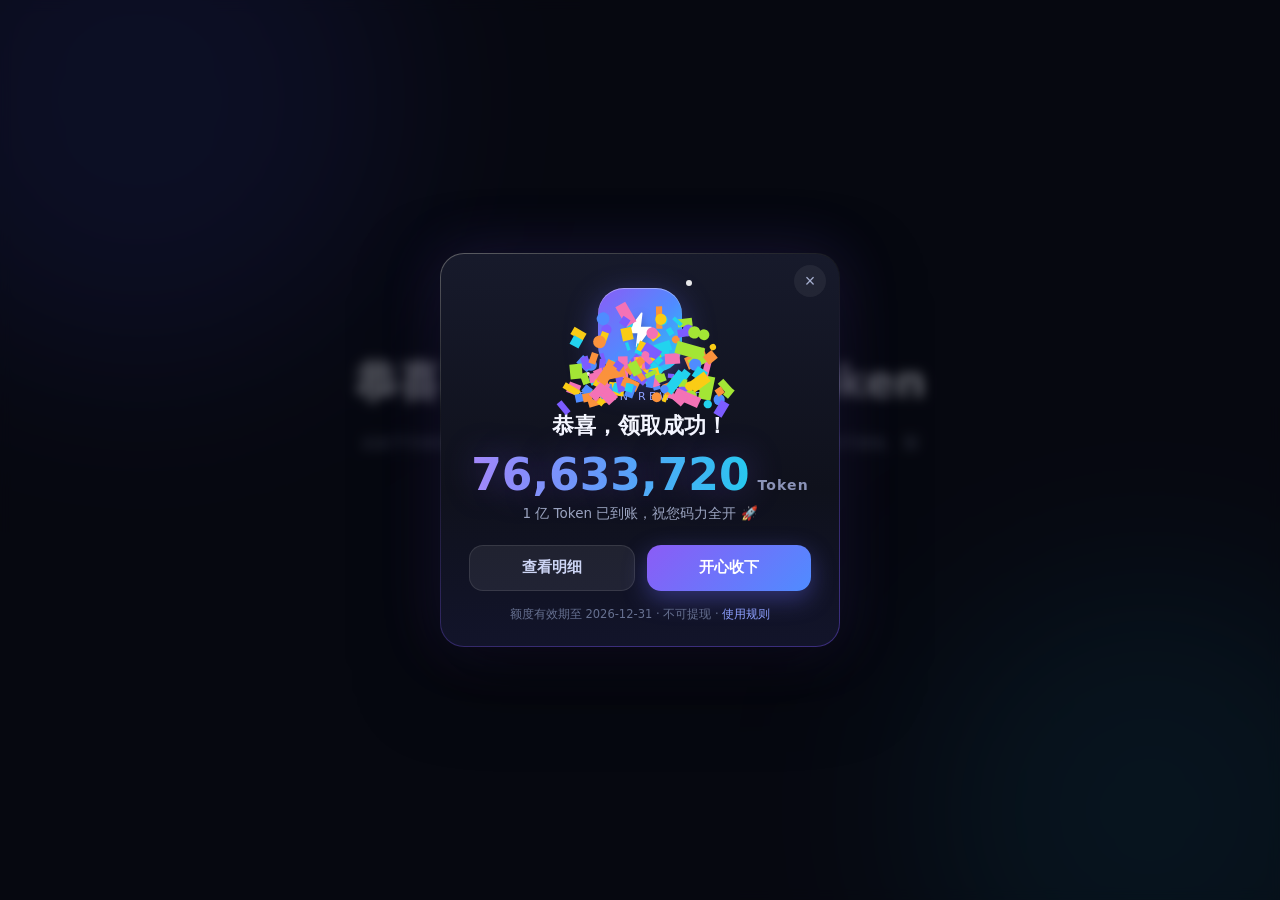
<file: index.html>
<!DOCTYPE html>
<html lang="zh-CN">
<head>
  <meta charset="UTF-8" />
  <meta name="viewport" content="width=device-width, initial-scale=1.0" />
  <title>Token 奖励卡片 · 交互演示</title>
  <link rel="stylesheet" href="css/style.css" />
</head>
<body>
  <!-- 背景装饰 -->
  <div class="bg-blob bg-blob-1"></div>
  <div class="bg-blob bg-blob-2"></div>
  <div class="bg-grid"></div>

  <!-- 演示页主区域 -->
  <main class="stage">
    <p class="stage-badge">ZCODE · 领奖体验复刻</p>
    <h1 class="stage-title">恭喜！你领取了 <span class="grad">1 亿</span> Token</h1>
    <p class="stage-desc">
      点击下方按钮，重现领取成功的弹窗卡片——支持弹窗入场动画、金额数字滚动、
      彩带喷发、3D 视差倾斜、明细展开与领取到账等交互。
    </p>
    <button class="trigger-btn" id="triggerBtn">🎁 模拟领取奖励</button>
    <p class="stage-hint">
      弹窗打开后：鼠标悬停卡片可体验 3D 视差 · 按 <kbd>Esc</kbd> 或点击遮罩可关闭
    </p>
  </main>

  <!-- 奖励弹窗卡片 -->
  <div class="overlay" id="overlay" aria-hidden="true">
    <div class="reward-card" id="rewardCard" role="dialog" aria-modal="true" aria-labelledby="cardTitle">
      <button class="close-btn" id="closeBtn" aria-label="关闭">&times;</button>
      <div class="card-tilt" id="cardTilt">
        <div class="shine"></div>

        <div class="icon-wrap">
          <svg viewBox="0 0 24 24" fill="none" aria-hidden="true">
            <path d="M13 2 L4.5 13.5 H11 L10 22 L18.5 10.5 H12 Z"
                  fill="#ffffff" stroke="#ffffff" stroke-width="1" stroke-linejoin="round"/>
          </svg>
        </div>

        <p class="card-eyebrow">TOKEN REWARD</p>
        <h2 class="card-title" id="cardTitle">恭喜，领取成功！</h2>

        <div class="amount-row">
          <span class="amount" id="amountValue">0</span>
          <span class="amount-unit">Token</span>
        </div>

        <p class="card-subtitle" id="cardSubtitle">1 亿 Token 已到账，祝您码力全开 🚀</p>

        <div class="detail" id="detailBox">
          <div class="detail-item"><span>新手专享礼包</span><b>2,000 万</b></div>
          <div class="detail-item"><span>邀请好友奖励</span><b>3,000 万</b></div>
          <div class="detail-item"><span>限时冲榜活动</span><b>5,000 万</b></div>
        </div>

        <div class="btn-row">
          <button class="btn btn-ghost" id="detailBtn">查看明细</button>
          <button class="btn btn-primary" id="claimBtn">开心收下</button>
        </div>

        <p class="card-foot">额度有效期至 2026-12-31 · 不可提现 · <a href="#" id="ruleLink">使用规则</a></p>
      </div>
    </div>
  </div>

  <!-- 彩带画布 & 轻提示 -->
  <canvas id="confetti"></canvas>
  <div class="toast" id="toast"></div>

  <script src="js/main.js"></script>
</body>
</html>
</file>
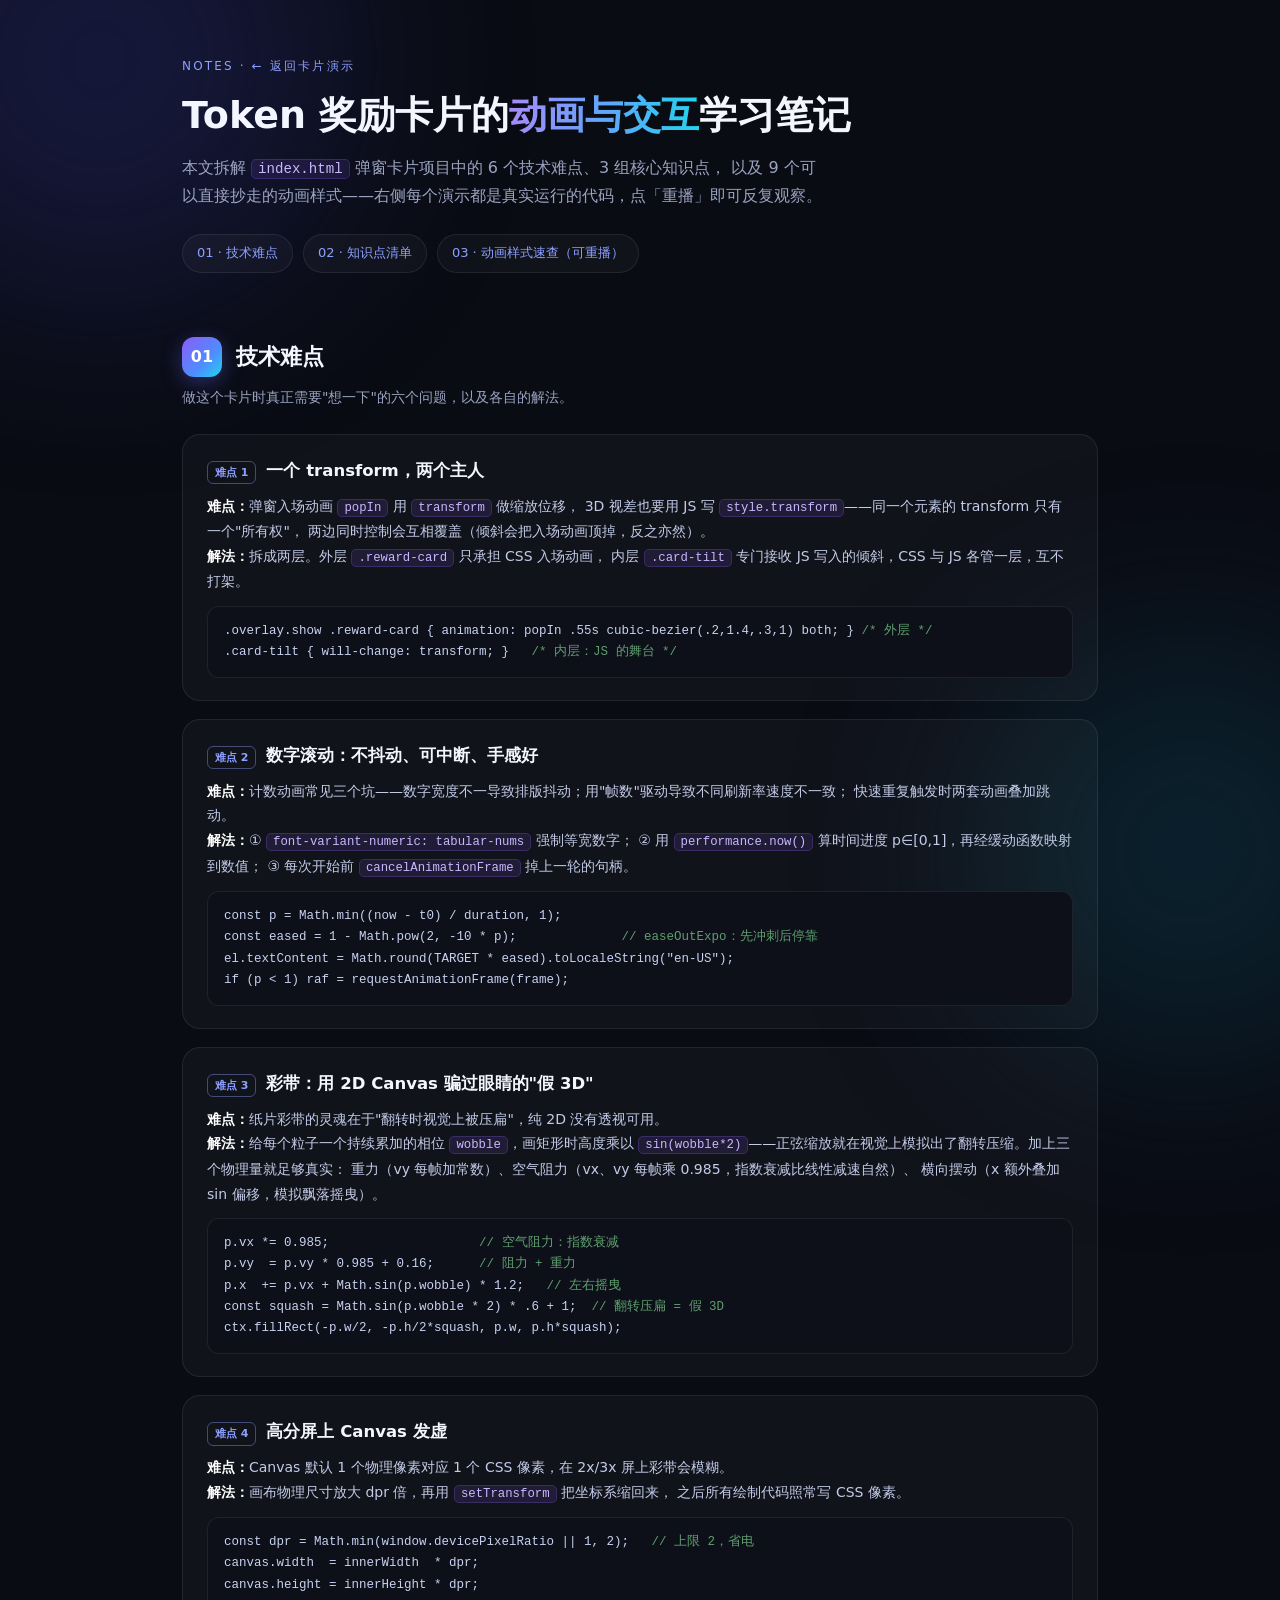
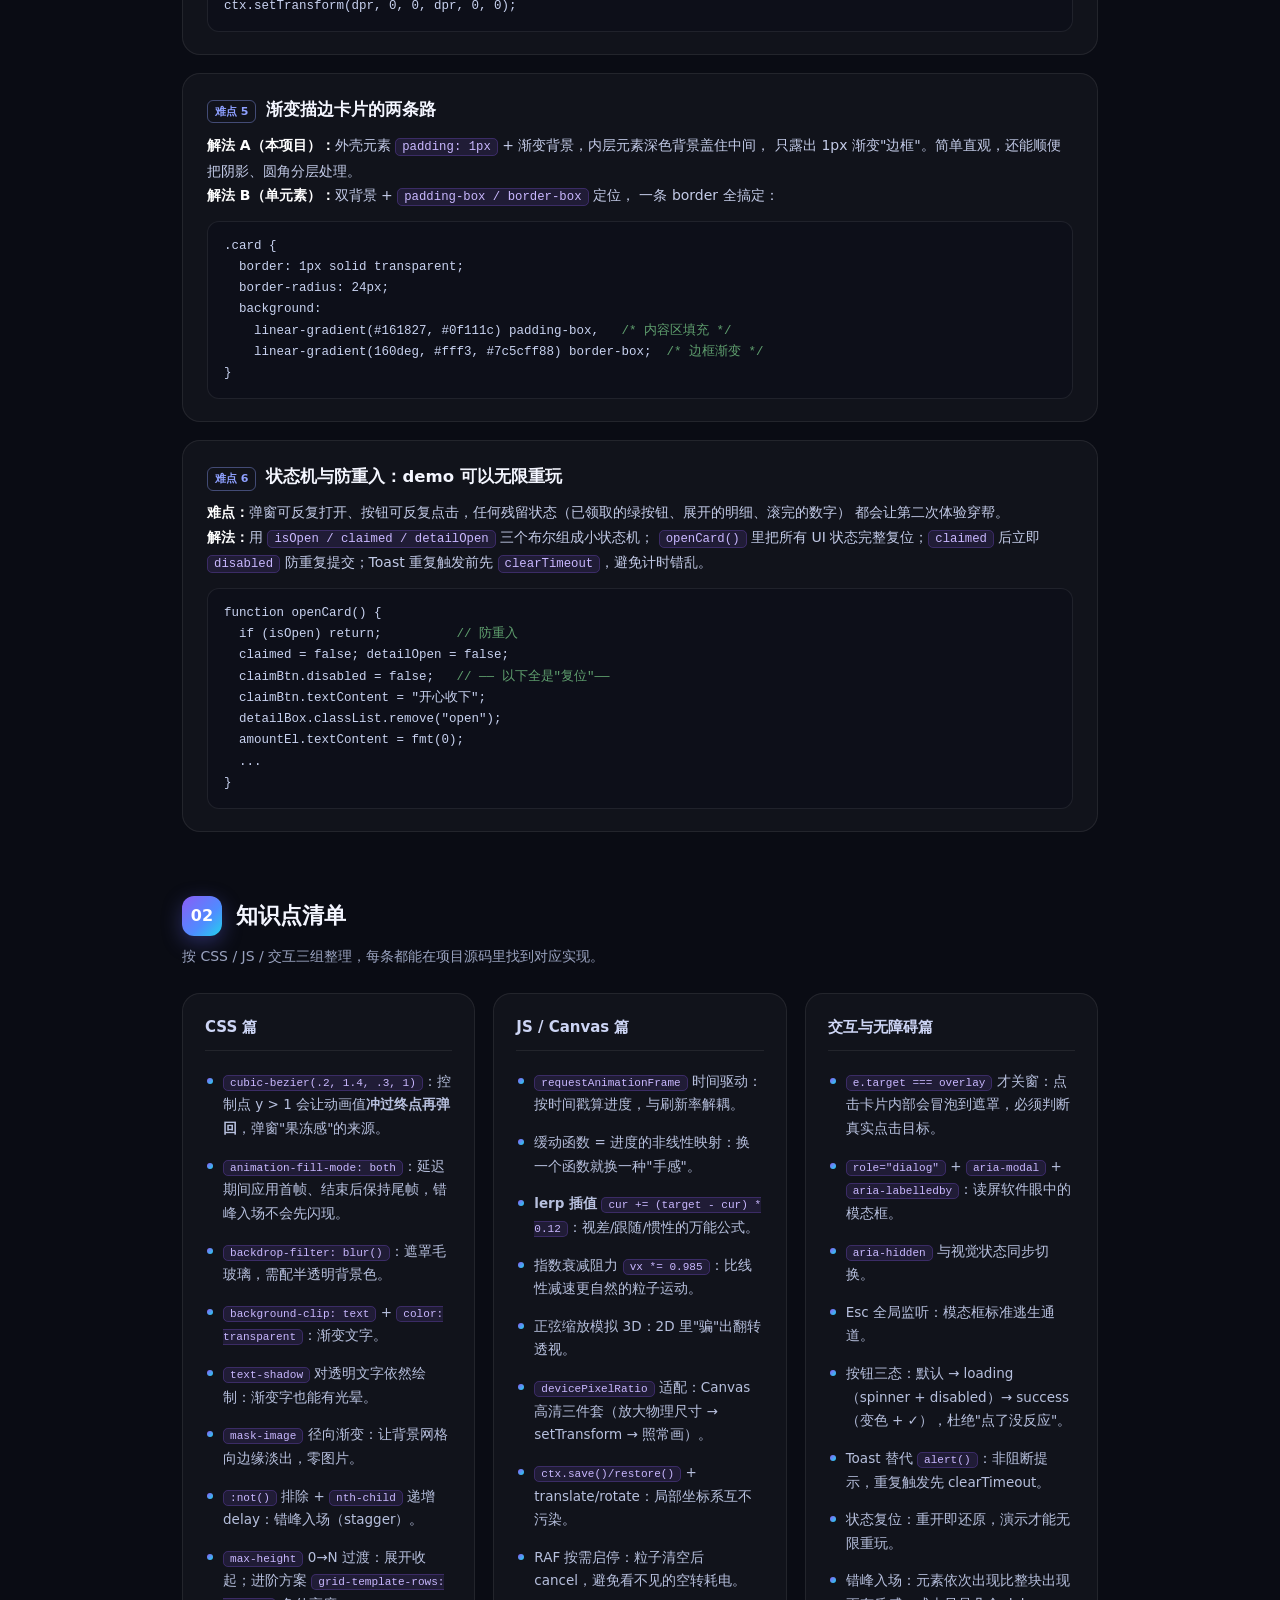
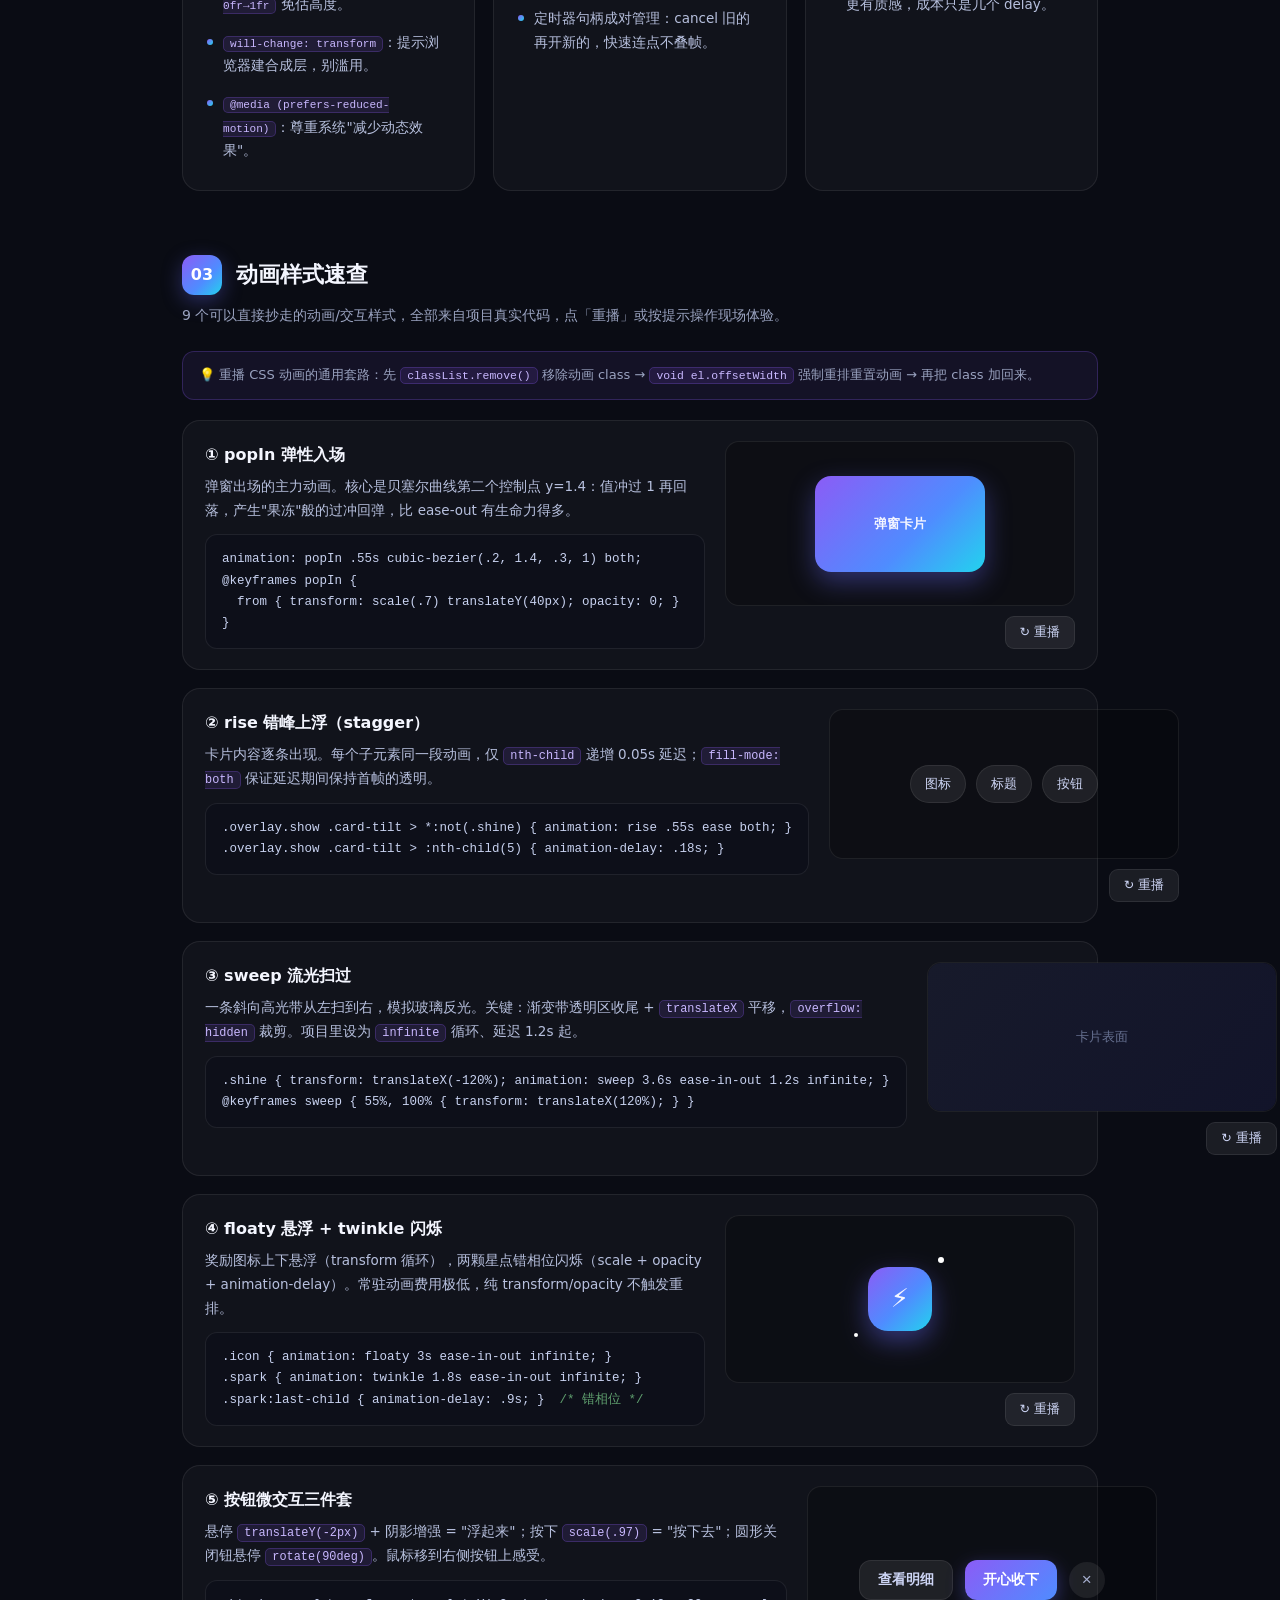
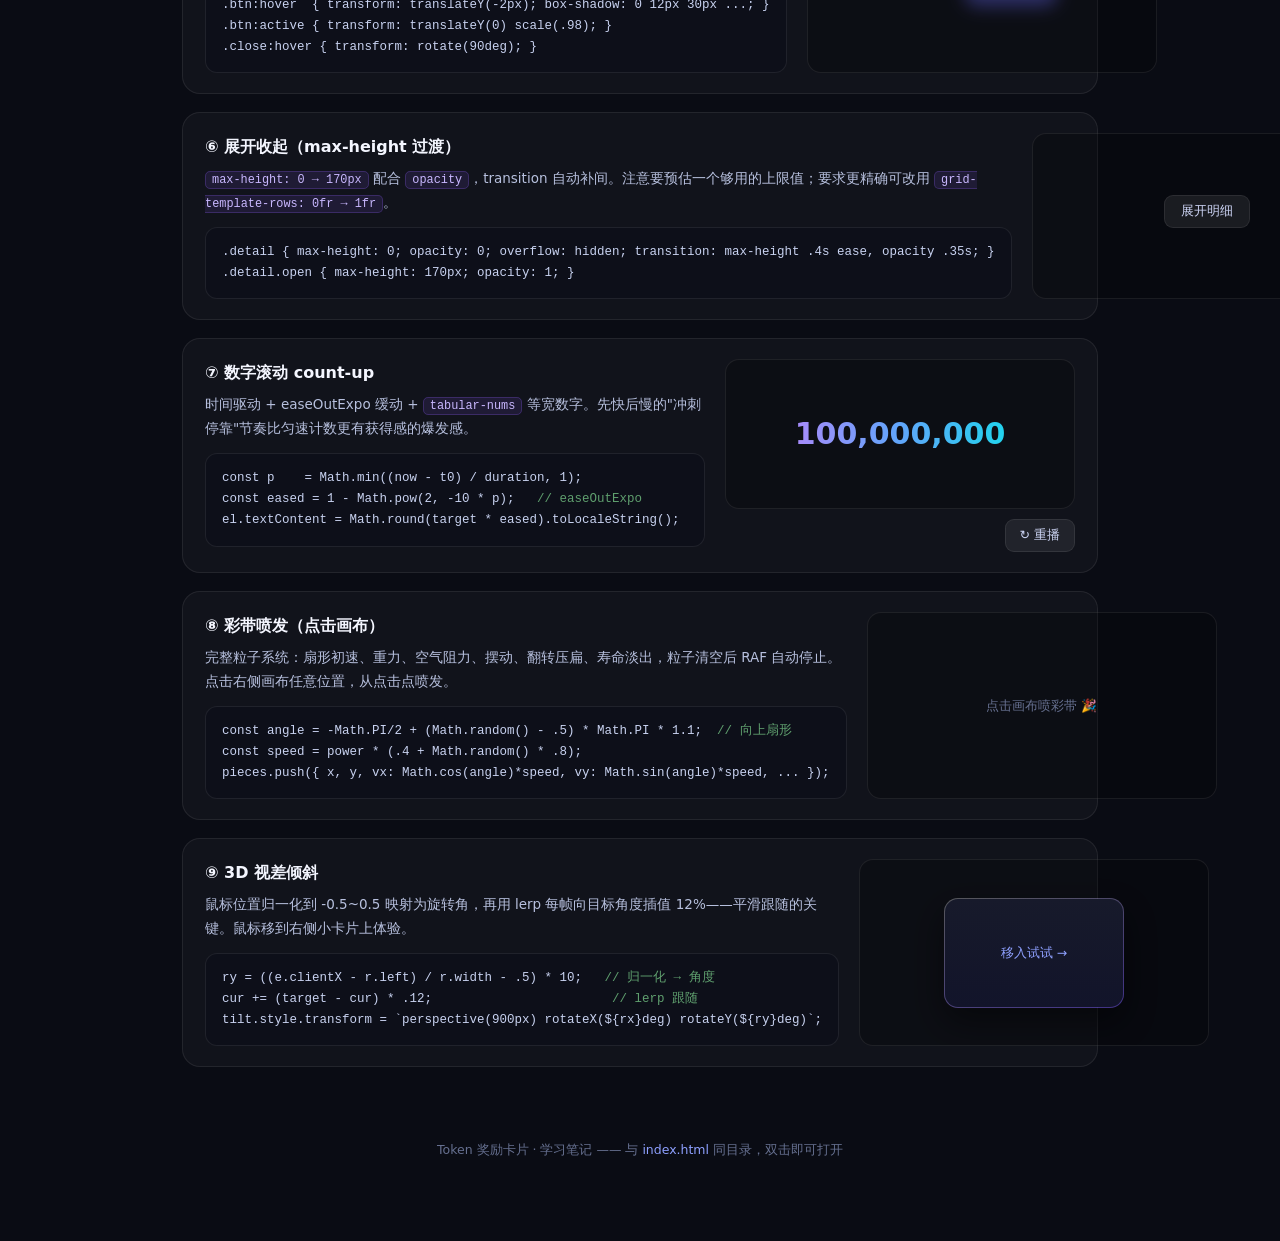
<file: notes.html>
<!DOCTYPE html>
<html lang="zh-CN">
<head>
<meta charset="UTF-8">
<meta name="viewport" content="width=device-width, initial-scale=1.0">
<title>学习笔记 · Token 奖励卡片的动画与交互</title>
<style>
  /* ============ 基础 ============ */
  :root {
    --bg: #0a0c14;
    --text: #f4f6ff;
    --muted: #9aa3c0;
    --line: rgba(255, 255, 255, .08);
    --panel: rgba(255, 255, 255, .03);
    --grad-1: #8b5cf6;
    --grad-2: #4f8cff;
    --grad-3: #22d3ee;
  }
  * { box-sizing: border-box; margin: 0; padding: 0; }
  html { scroll-behavior: smooth; }
  body {
    font-family: "PingFang SC", "Microsoft YaHei", "Segoe UI", system-ui, sans-serif;
    background: var(--bg);
    color: var(--text);
    line-height: 1.75;
    overflow-x: hidden;
  }
  a { color: #8ea0ff; text-decoration: none; }
  a:hover { text-decoration: underline; }
  code {
    font-family: Consolas, "JetBrains Mono", "Courier New", monospace;
    font-size: .88em;
    background: rgba(139, 92, 246, .12);
    border: 1px solid rgba(139, 92, 246, .25);
    border-radius: 5px;
    padding: 1px 6px;
    color: #c9b8ff;
  }
  pre {
    background: #0d0f19;
    border: 1px solid var(--line);
    border-radius: 12px;
    padding: 14px 16px;
    overflow-x: auto;
    margin: 12px 0 0;
    font-size: 12.5px;
    line-height: 1.7;
    color: #c8d2f0;
  }
  pre code { all: unset; font-family: inherit; color: inherit; }
  .cm { color: #5f9f6e; } /* 注释 */

  /* ============ 背景装饰 ============ */
  .bg-blob {
    position: fixed; border-radius: 50%;
    filter: blur(100px); opacity: .35;
    pointer-events: none; z-index: 0;
  }
  .bg-blob-1 { width: 480px; height: 480px; background: #2b2f7e; top: -180px; left: -140px; }
  .bg-blob-2 { width: 420px; height: 420px; background: #0e4a5e; bottom: -160px; right: -120px; }

  /* ============ 页头 ============ */
  .wrap { position: relative; z-index: 1; max-width: 960px; margin: 0 auto; padding: 56px 22px 80px; }
  .crumb { font-size: 12px; letter-spacing: .18em; color: #8ea0ff; margin-bottom: 14px; }
  h1 { font-size: clamp(26px, 4.5vw, 38px); line-height: 1.3; margin-bottom: 14px; }
  .grad {
    background: linear-gradient(90deg, #a78bfa, #60a5fa, #22d3ee);
    -webkit-background-clip: text; background-clip: text; color: transparent;
  }
  .lede { color: var(--muted); max-width: 640px; }
  .toc {
    display: flex; flex-wrap: wrap; gap: 10px; margin-top: 24px;
  }
  .toc a {
    font-size: 13px; padding: 7px 14px; border-radius: 999px;
    border: 1px solid var(--line); background: var(--panel);
    transition: .2s;
  }
  .toc a:hover { border-color: rgba(139, 92, 246, .5); text-decoration: none; transform: translateY(-1px); }

  /* ============ 章节标题 ============ */
  section { margin-top: 64px; scroll-margin-top: 24px; }
  .sec-head { display: flex; align-items: center; gap: 14px; margin-bottom: 8px; }
  .sec-num {
    width: 40px; height: 40px; flex: none; border-radius: 12px;
    display: grid; place-items: center;
    font-weight: 700; font-size: 16px; color: #fff;
    background: linear-gradient(135deg, var(--grad-1), var(--grad-2) 60%, var(--grad-3));
    box-shadow: 0 6px 20px rgba(99, 102, 241, .35);
  }
  .sec-head h2 { font-size: 22px; }
  .sec-desc { color: var(--muted); font-size: 14px; margin-bottom: 24px; }

  /* ============ 技术难点卡片 ============ */
  .d-card {
    background: var(--panel);
    border: 1px solid var(--line);
    border-radius: 18px;
    padding: 22px 24px;
    margin-bottom: 18px;
  }
  .d-head { display: flex; align-items: baseline; gap: 10px; margin-bottom: 8px; }
  .d-tag {
    flex: none; font-size: 11px; font-weight: 700; color: #8ea0ff;
    border: 1px solid rgba(142, 160, 255, .4); border-radius: 6px; padding: 1px 7px;
  }
  .d-head h3 { font-size: 16.5px; }
  .d-card p { font-size: 14px; color: #c3cbe8; }
  .d-card p b { color: #fff; }

  /* ============ 知识点列表 ============ */
  .k-grid { display: grid; grid-template-columns: repeat(auto-fit, minmax(280px, 1fr)); gap: 18px; }
  .k-group {
    background: var(--panel); border: 1px solid var(--line);
    border-radius: 18px; padding: 20px 22px;
  }
  .k-group h3 {
    font-size: 15px; margin-bottom: 12px; padding-bottom: 10px;
    border-bottom: 1px solid var(--line); color: #cdd5f5;
  }
  .k-group ul { list-style: none; }
  .k-group li { font-size: 13.5px; color: #b7c0de; padding: 7px 0; position: relative; padding-left: 18px; }
  .k-group li::before {
    content: ""; position: absolute; left: 2px; top: 15px;
    width: 6px; height: 6px; border-radius: 50%;
    background: linear-gradient(135deg, var(--grad-1), var(--grad-3));
  }
  .k-group li code { font-size: .82em; }

  /* ============ 动画演示 ============ */
  .a-row {
    display: grid; grid-template-columns: 1fr 350px; gap: 20px; align-items: stretch;
    background: var(--panel); border: 1px solid var(--line);
    border-radius: 18px; padding: 20px 22px; margin-bottom: 18px;
  }
  .a-info h3 { font-size: 16px; margin-bottom: 6px; }
  .a-info p { font-size: 13.5px; color: #b7c0de; }
  .a-side { display: flex; flex-direction: column; gap: 10px; }
  .a-stage {
    position: relative; flex: 1; min-height: 150px;
    border-radius: 14px; overflow: hidden;
    background: rgba(0, 0, 0, .25);
    border: 1px solid var(--line);
    display: flex; align-items: center; justify-content: center;
  }
  .replay {
    align-self: flex-end;
    font-family: inherit; font-size: 12.5px; color: #cdd5f5;
    background: rgba(255, 255, 255, .07);
    border: 1px solid var(--line); border-radius: 9px;
    padding: 7px 14px; cursor: pointer; transition: .2s;
  }
  .replay:hover { background: rgba(255, 255, 255, .14); transform: translateY(-1px); }
  .replay:active { transform: scale(.97); }

  /* ① popIn */
  #popDemo { width: 170px; height: 96px; border-radius: 16px;
    background: linear-gradient(135deg, var(--grad-1), var(--grad-2) 60%, var(--grad-3));
    display: grid; place-items: center; font-size: 13px; font-weight: 600;
    box-shadow: 0 10px 26px rgba(99, 102, 241, .4); }
  #popDemo.playing { animation: popIn .55s cubic-bezier(.2, 1.4, .3, 1) both; }
  @keyframes popIn {
    from { transform: scale(.6) translateY(18px); opacity: 0; }
    to   { transform: scale(1) translateY(0);     opacity: 1; }
  }

  /* ② rise 错峰 */
  #riseDemo { gap: 10px; }
  #riseDemo .chip {
    font-size: 12.5px; color: #cdd5f5; padding: 7px 14px;
    border-radius: 999px; background: rgba(255, 255, 255, .08);
    border: 1px solid var(--line);
  }
  #riseDemo.playing .chip { animation: rise .5s cubic-bezier(.2, .9, .3, 1) both; }
  #riseDemo.playing .chip:nth-child(2) { animation-delay: .13s; }
  #riseDemo.playing .chip:nth-child(3) { animation-delay: .26s; }
  @keyframes rise {
    from { opacity: 0; transform: translateY(14px); }
    to   { opacity: 1; transform: translateY(0); }
  }

  /* ③ sweep 流光 */
  #sweepDemo .base {
    position: absolute; inset: 0;
    background: linear-gradient(135deg, #171a2b, #12142a);
    display: grid; place-items: center;
    font-size: 12.5px; color: #667090;
  }
  #sweepDemo .shine {
    position: absolute; inset: 0; transform: translateX(-130%);
    background: linear-gradient(115deg,
      transparent 30%,
      rgba(255, 255, 255, .09) 45%,
      rgba(255, 255, 255, .2) 50%,
      rgba(255, 255, 255, .09) 55%,
      transparent 70%);
  }
  #sweepDemo.playing .shine { animation: sweep 1.5s ease both; }
  @keyframes sweep {
    from { transform: translateX(-130%); }
    to   { transform: translateX(130%); }
  }

  /* ④ floaty + twinkle */
  #floatDemo .icon {
    width: 64px; height: 64px; border-radius: 20px; position: relative;
    background: linear-gradient(135deg, var(--grad-1), var(--grad-2) 55%, var(--grad-3));
    box-shadow: 0 10px 26px rgba(99, 102, 241, .45);
    display: grid; place-items: center; font-size: 26px;
    animation: floaty 2.6s ease-in-out infinite;
  }
  @keyframes floaty {
    0%, 100% { transform: translateY(0); }
    50%      { transform: translateY(-7px); }
  }
  #floatDemo .spark {
    position: absolute; width: 6px; height: 6px; border-radius: 50%;
    background: #fff; animation: twinkle 1.6s ease-in-out infinite;
  }
  #floatDemo .spark.s1 { top: -10px; right: -12px; }
  #floatDemo .spark.s2 { bottom: -6px; left: -14px; width: 4px; height: 4px; animation-delay: .8s; }
  @keyframes twinkle {
    0%, 100% { transform: scale(.4); opacity: .15; }
    50%      { transform: scale(1);  opacity: .95; }
  }

  /* ⑤ 按钮微交互 */
  #btnDemo { gap: 12px; }
  #btnDemo .btn {
    font-family: inherit; font-size: 13.5px; font-weight: 600;
    height: 40px; padding: 0 18px; border: none; border-radius: 12px;
    cursor: pointer; transition: transform .18s, box-shadow .18s;
  }
  #btnDemo .btn-ghost { background: rgba(255, 255, 255, .08); color: #cdd5f5; border: 1px solid var(--line); }
  #btnDemo .btn-ghost:hover { transform: translateY(-2px); background: rgba(255, 255, 255, .14); }
  #btnDemo .btn-primary { background: linear-gradient(135deg, var(--grad-1), var(--grad-2)); color: #fff;
    box-shadow: 0 6px 18px rgba(99, 102, 241, .4); }
  #btnDemo .btn-primary:hover { transform: translateY(-2px); box-shadow: 0 10px 26px rgba(99, 102, 241, .6); }
  #btnDemo .btn:active { transform: translateY(0) scale(.96); }
  #btnDemo .close-x {
    width: 36px; height: 36px; border-radius: 50%;
    background: rgba(255, 255, 255, .08); color: #a7b0d0;
    border: none; font-size: 17px; cursor: pointer;
    transition: transform .25s, background .2s;
  }
  #btnDemo .close-x:hover { transform: rotate(90deg); background: rgba(255, 255, 255, .16); color: #fff; }

  /* ⑥ 展开收起 */
  #expandDemo { flex-direction: column; justify-content: center; padding: 14px; gap: 10px; }
  #expandDemo .exp-btn {
    font-family: inherit; font-size: 12.5px; color: #cdd5f5;
    background: rgba(255, 255, 255, .08); border: 1px solid var(--line);
    border-radius: 9px; padding: 7px 16px; cursor: pointer;
  }
  #expandDemo .exp-panel {
    max-height: 0; overflow: hidden; opacity: 0; width: 100%;
    transition: max-height .4s ease, opacity .35s ease;
    font-size: 12.5px; color: #aab3d4;
    background: rgba(255, 255, 255, .04); border-radius: 10px;
  }
  #expandDemo .exp-panel.open { max-height: 120px; opacity: 1; }
  #expandDemo .exp-panel div {
    display: flex; justify-content: space-between; padding: 7px 12px;
  }
  #expandDemo .exp-panel div + div { border-top: 1px solid var(--line); }

  /* ⑦ 数字滚动 */
  #countDemo {
    font-size: 30px; font-weight: 800; font-variant-numeric: tabular-nums;
    background: linear-gradient(90deg, #a78bfa, #60a5fa, #22d3ee);
    -webkit-background-clip: text; background-clip: text; color: transparent;
  }

  /* ⑧ 彩带 */
  #confettiDemo { position: absolute; inset: 0; width: 100%; height: 100%; cursor: crosshair; }
  #confettiDemo + .hint {
    position: absolute; inset: 0; display: grid; place-items: center;
    font-size: 12.5px; color: #667090; pointer-events: none;
  }

  /* ⑨ 视差 */
  #tiltDemo {
    width: 180px; height: 110px; border-radius: 14px; padding: 1px;
    background: linear-gradient(160deg, rgba(255,255,255,.3), rgba(124,92,255,.5));
    box-shadow: 0 14px 34px rgba(0, 0, 0, .45);
  }
  #tiltDemo .inner {
    width: 100%; height: 100%; border-radius: 13px;
    background: linear-gradient(180deg, #171a2b, #12142a);
    display: grid; place-items: center;
    font-size: 12.5px; color: #8ea0ff; will-change: transform;
  }

  .note {
    font-size: 13px; color: #9aa3c0;
    background: rgba(139, 92, 246, .08);
    border: 1px solid rgba(139, 92, 246, .25);
    border-radius: 12px; padding: 12px 16px; margin-bottom: 20px;
  }

  footer { margin-top: 72px; text-align: center; font-size: 12.5px; color: #667090; }

  @media (max-width: 860px) {
    .a-row { grid-template-columns: 1fr; }
    .a-side { min-height: 190px; }
  }
  @media (prefers-reduced-motion: reduce) {
    *, *::before, *::after {
      animation-duration: .01ms !important;
      animation-iteration-count: 1 !important;
      transition-duration: .01ms !important;
    }
  }
</style>
</head>
<body>
  <div class="bg-blob bg-blob-1"></div>
  <div class="bg-blob bg-blob-2"></div>

  <div class="wrap">
    <header>
      <p class="crumb">NOTES · <a href="index.html">← 返回卡片演示</a></p>
      <h1>Token 奖励卡片的<span class="grad">动画与交互</span>学习笔记</h1>
      <p class="lede">
        本文拆解 <code>index.html</code> 弹窗卡片项目中的 6 个技术难点、3 组核心知识点，
        以及 9 个可以直接抄走的动画样式——右侧每个演示都是真实运行的代码，点「重播」即可反复观察。
      </p>
      <nav class="toc">
        <a href="#difficulty">01 · 技术难点</a>
        <a href="#knowledge">02 · 知识点清单</a>
        <a href="#animations">03 · 动画样式速查（可重播）</a>
      </nav>
    </header>

    <main>
      <!-- ================= 01 技术难点 ================= -->
      <section id="difficulty">
        <div class="sec-head"><span class="sec-num">01</span><h2>技术难点</h2></div>
        <p class="sec-desc">做这个卡片时真正需要"想一下"的六个问题，以及各自的解法。</p>

        <article class="d-card">
          <div class="d-head"><span class="d-tag">难点 1</span><h3>一个 transform，两个主人</h3></div>
          <p><b>难点：</b>弹窗入场动画 <code>popIn</code> 用 <code>transform</code> 做缩放位移，
            3D 视差也要用 JS 写 <code>style.transform</code>——同一个元素的 transform 只有一个"所有权"，
            两边同时控制会互相覆盖（倾斜会把入场动画顶掉，反之亦然）。</p>
          <p><b>解法：</b>拆成两层。外层 <code>.reward-card</code> 只承担 CSS 入场动画，
            内层 <code>.card-tilt</code> 专门接收 JS 写入的倾斜，CSS 与 JS 各管一层，互不打架。</p>
          <pre><code>.overlay.show .reward-card { animation: popIn .55s cubic-bezier(.2,1.4,.3,1) both; } <span class="cm">/* 外层 */</span>
.card-tilt { will-change: transform; }   <span class="cm">/* 内层：JS 的舞台 */</span></code></pre>
        </article>

        <article class="d-card">
          <div class="d-head"><span class="d-tag">难点 2</span><h3>数字滚动：不抖动、可中断、手感好</h3></div>
          <p><b>难点：</b>计数动画常见三个坑——数字宽度不一导致排版抖动；用"帧数"驱动导致不同刷新率速度不一致；
            快速重复触发时两套动画叠加跳动。</p>
          <p><b>解法：</b>① <code>font-variant-numeric: tabular-nums</code> 强制等宽数字；
            ② 用 <code>performance.now()</code> 算时间进度 p∈[0,1]，再经缓动函数映射到数值；
            ③ 每次开始前 <code>cancelAnimationFrame</code> 掉上一轮的句柄。</p>
          <pre><code>const p = Math.min((now - t0) / duration, 1);
const eased = 1 - Math.pow(2, -10 * p);              <span class="cm">// easeOutExpo：先冲刺后停靠</span>
el.textContent = Math.round(TARGET * eased).toLocaleString("en-US");
if (p &lt; 1) raf = requestAnimationFrame(frame);</code></pre>
        </article>

        <article class="d-card">
          <div class="d-head"><span class="d-tag">难点 3</span><h3>彩带：用 2D Canvas 骗过眼睛的"假 3D"</h3></div>
          <p><b>难点：</b>纸片彩带的灵魂在于"翻转时视觉上被压扁"，纯 2D 没有透视可用。</p>
          <p><b>解法：</b>给每个粒子一个持续累加的相位 <code>wobble</code>，画矩形时高度乘以
            <code>sin(wobble*2)</code>——正弦缩放就在视觉上模拟出了翻转压缩。加上三个物理量就足够真实：
            重力（vy 每帧加常数）、空气阻力（vx、vy 每帧乘 0.985，指数衰减比线性减速自然）、
            横向摆动（x 额外叠加 sin 偏移，模拟飘落摇曳）。</p>
          <pre><code>p.vx *= 0.985;                    <span class="cm">// 空气阻力：指数衰减</span>
p.vy  = p.vy * 0.985 + 0.16;      <span class="cm">// 阻力 + 重力</span>
p.x  += p.vx + Math.sin(p.wobble) * 1.2;   <span class="cm">// 左右摇曳</span>
const squash = Math.sin(p.wobble * 2) * .6 + 1;  <span class="cm">// 翻转压扁 = 假 3D</span>
ctx.fillRect(-p.w/2, -p.h/2*squash, p.w, p.h*squash);</code></pre>
        </article>

        <article class="d-card">
          <div class="d-head"><span class="d-tag">难点 4</span><h3>高分屏上 Canvas 发虚</h3></div>
          <p><b>难点：</b>Canvas 默认 1 个物理像素对应 1 个 CSS 像素，在 2x/3x 屏上彩带会模糊。</p>
          <p><b>解法：</b>画布物理尺寸放大 dpr 倍，再用 <code>setTransform</code> 把坐标系缩回来，
            之后所有绘制代码照常写 CSS 像素。</p>
          <pre><code>const dpr = Math.min(window.devicePixelRatio || 1, 2);   <span class="cm">// 上限 2，省电</span>
canvas.width  = innerWidth  * dpr;
canvas.height = innerHeight * dpr;
ctx.setTransform(dpr, 0, 0, dpr, 0, 0);</code></pre>
        </article>

        <article class="d-card">
          <div class="d-head"><span class="d-tag">难点 5</span><h3>渐变描边卡片的两条路</h3></div>
          <p><b>解法 A（本项目）：</b>外壳元素 <code>padding: 1px</code> + 渐变背景，内层元素深色背景盖住中间，
            只露出 1px 渐变"边框"。简单直观，还能顺便把阴影、圆角分层处理。</p>
          <p><b>解法 B（单元素）：</b>双背景 + <code>padding-box / border-box</code> 定位，
            一条 border 全搞定：</p>
          <pre><code>.card {
  border: 1px solid transparent;
  border-radius: 24px;
  background:
    linear-gradient(#161827, #0f111c) padding-box,   <span class="cm">/* 内容区填充 */</span>
    linear-gradient(160deg, #fff3, #7c5cff88) border-box;  <span class="cm">/* 边框渐变 */</span>
}</code></pre>
        </article>

        <article class="d-card">
          <div class="d-head"><span class="d-tag">难点 6</span><h3>状态机与防重入：demo 可以无限重玩</h3></div>
          <p><b>难点：</b>弹窗可反复打开、按钮可反复点击，任何残留状态（已领取的绿按钮、展开的明细、滚完的数字）
            都会让第二次体验穿帮。</p>
          <p><b>解法：</b>用 <code>isOpen / claimed / detailOpen</code> 三个布尔组成小状态机；
            <code>openCard()</code> 里把所有 UI 状态完整复位；<code>claimed</code> 后立即
            <code>disabled</code> 防重复提交；Toast 重复触发前先 <code>clearTimeout</code>，避免计时错乱。</p>
          <pre><code>function openCard() {
  if (isOpen) return;          <span class="cm">// 防重入</span>
  claimed = false; detailOpen = false;
  claimBtn.disabled = false;   <span class="cm">// —— 以下全是"复位"——</span>
  claimBtn.textContent = "开心收下";
  detailBox.classList.remove("open");
  amountEl.textContent = fmt(0);
  ...
}</code></pre>
        </article>
      </section>

      <!-- ================= 02 知识点 ================= -->
      <section id="knowledge">
        <div class="sec-head"><span class="sec-num">02</span><h2>知识点清单</h2></div>
        <p class="sec-desc">按 CSS / JS / 交互三组整理，每条都能在项目源码里找到对应实现。</p>

        <div class="k-grid">
          <div class="k-group">
            <h3>CSS 篇</h3>
            <ul>
              <li><code>cubic-bezier(.2, 1.4, .3, 1)</code>：控制点 y &gt; 1 会让动画值<b>冲过终点再弹回</b>，弹窗"果冻感"的来源。</li>
              <li><code>animation-fill-mode: both</code>：延迟期间应用首帧、结束后保持尾帧，错峰入场不会先闪现。</li>
              <li><code>backdrop-filter: blur()</code>：遮罩毛玻璃，需配半透明背景色。</li>
              <li><code>background-clip: text</code> + <code>color: transparent</code>：渐变文字。</li>
              <li><code>text-shadow</code> 对透明文字依然绘制：渐变字也能有光晕。</li>
              <li><code>mask-image</code> 径向渐变：让背景网格向边缘淡出，零图片。</li>
              <li><code>:not()</code> 排除 + <code>nth-child</code> 递增 delay：错峰入场（stagger）。</li>
              <li><code>max-height</code> 0→N 过渡：展开收起；进阶方案 <code>grid-template-rows: 0fr→1fr</code> 免估高度。</li>
              <li><code>will-change: transform</code>：提示浏览器建合成层，别滥用。</li>
              <li><code>@media (prefers-reduced-motion)</code>：尊重系统"减少动态效果"。</li>
            </ul>
          </div>
          <div class="k-group">
            <h3>JS / Canvas 篇</h3>
            <ul>
              <li><code>requestAnimationFrame</code> 时间驱动：按时间戳算进度，与刷新率解耦。</li>
              <li>缓动函数 = 进度的非线性映射：换一个函数就换一种"手感"。</li>
              <li><b>lerp 插值</b> <code>cur += (target - cur) * 0.12</code>：视差/跟随/惯性的万能公式。</li>
              <li>指数衰减阻力 <code>vx *= 0.985</code>：比线性减速更自然的粒子运动。</li>
              <li>正弦缩放模拟 3D：2D 里"骗"出翻转透视。</li>
              <li><code>devicePixelRatio</code> 适配：Canvas 高清三件套（放大物理尺寸 → setTransform → 照常画）。</li>
              <li><code>ctx.save()/restore()</code> + translate/rotate：局部坐标系互不污染。</li>
              <li>RAF 按需启停：粒子清空后 cancel，避免看不见的空转耗电。</li>
              <li>定时器句柄成对管理：cancel 旧的再开新的，快速连点不叠帧。</li>
            </ul>
          </div>
          <div class="k-group">
            <h3>交互与无障碍篇</h3>
            <ul>
              <li><code>e.target === overlay</code> 才关窗：点击卡片内部会冒泡到遮罩，必须判断真实点击目标。</li>
              <li><code>role="dialog"</code> + <code>aria-modal</code> + <code>aria-labelledby</code>：读屏软件眼中的模态框。</li>
              <li><code>aria-hidden</code> 与视觉状态同步切换。</li>
              <li>Esc 全局监听：模态框标准逃生通道。</li>
              <li>按钮三态：默认 → loading（spinner + disabled）→ success（变色 + ✓），杜绝"点了没反应"。</li>
              <li>Toast 替代 <code>alert()</code>：非阻断提示，重复触发先 clearTimeout。</li>
              <li>状态复位：重开即还原，演示才能无限重玩。</li>
              <li>错峰入场：元素依次出现比整块出现更有质感，成本只是几个 delay。</li>
            </ul>
          </div>
        </div>
      </section>

      <!-- ================= 03 动画速查 ================= -->
      <section id="animations">
        <div class="sec-head"><span class="sec-num">03</span><h2>动画样式速查</h2></div>
        <p class="sec-desc">9 个可以直接抄走的动画/交互样式，全部来自项目真实代码，点「重播」或按提示操作现场体验。</p>
        <p class="note">
          💡 重播 CSS 动画的通用套路：先 <code>classList.remove()</code> 移除动画 class →
          <code>void el.offsetWidth</code> 强制重排重置动画 → 再把 class 加回来。
        </p>

        <article class="a-row">
          <div class="a-info">
            <h3>① popIn 弹性入场</h3>
            <p>弹窗出场的主力动画。核心是贝塞尔曲线第二个控制点 y=1.4：值冲过 1 再回落，产生"果冻"般的过冲回弹，比 ease-out 有生命力得多。</p>
            <pre><code>animation: popIn .55s cubic-bezier(.2, 1.4, .3, 1) both;
@keyframes popIn {
  from { transform: scale(.7) translateY(40px); opacity: 0; }
}</code></pre>
          </div>
          <div class="a-side">
            <div class="a-stage"><div id="popDemo" class="playing">弹窗卡片</div></div>
            <button class="replay" data-replay="#popDemo">↻ 重播</button>
          </div>
        </article>

        <article class="a-row">
          <div class="a-info">
            <h3>② rise 错峰上浮（stagger）</h3>
            <p>卡片内容逐条出现。每个子元素同一段动画，仅 <code>nth-child</code> 递增 0.05s 延迟；<code>fill-mode: both</code> 保证延迟期间保持首帧的透明。</p>
            <pre><code>.overlay.show .card-tilt &gt; *:not(.shine) { animation: rise .55s ease both; }
.overlay.show .card-tilt &gt; :nth-child(5) { animation-delay: .18s; }</code></pre>
          </div>
          <div class="a-side">
            <div class="a-stage" id="riseDemo">
              <span class="chip">图标</span><span class="chip">标题</span><span class="chip">按钮</span>
            </div>
            <button class="replay" data-replay="#riseDemo">↻ 重播</button>
          </div>
        </article>

        <article class="a-row">
          <div class="a-info">
            <h3>③ sweep 流光扫过</h3>
            <p>一条斜向高光带从左扫到右，模拟玻璃反光。关键：渐变带透明区收尾 + <code>translateX</code> 平移，<code>overflow: hidden</code> 裁剪。项目里设为 <code>infinite</code> 循环、延迟 1.2s 起。</p>
            <pre><code>.shine { transform: translateX(-120%); animation: sweep 3.6s ease-in-out 1.2s infinite; }
@keyframes sweep { 55%, 100% { transform: translateX(120%); } }</code></pre>
          </div>
          <div class="a-side">
            <div class="a-stage" id="sweepDemo"><div class="base">卡片表面</div><div class="shine"></div></div>
            <button class="replay" data-replay="#sweepDemo">↻ 重播</button>
          </div>
        </article>

        <article class="a-row">
          <div class="a-info">
            <h3>④ floaty 悬浮 + twinkle 闪烁</h3>
            <p>奖励图标上下悬浮（transform 循环），两颗星点错相位闪烁（scale + opacity + animation-delay）。常驻动画费用极低，纯 transform/opacity 不触发重排。</p>
            <pre><code>.icon { animation: floaty 3s ease-in-out infinite; }
.spark { animation: twinkle 1.8s ease-in-out infinite; }
.spark:last-child { animation-delay: .9s; }  <span class="cm">/* 错相位 */</span></code></pre>
          </div>
          <div class="a-side">
            <div class="a-stage" id="floatDemo">
              <div class="icon">⚡<span class="spark s1"></span><span class="spark s2"></span></div>
            </div>
            <button class="replay" data-replay="#floatDemo">↻ 重播</button>
          </div>
        </article>

        <article class="a-row">
          <div class="a-info">
            <h3>⑤ 按钮微交互三件套</h3>
            <p>悬停 <code>translateY(-2px)</code> + 阴影增强 = "浮起来"；按下 <code>scale(.97)</code> = "按下去"；圆形关闭钮悬停 <code>rotate(90deg)</code>。鼠标移到右侧按钮上感受。</p>
            <pre><code>.btn:hover  { transform: translateY(-2px); box-shadow: 0 12px 30px ...; }
.btn:active { transform: translateY(0) scale(.98); }
.close:hover { transform: rotate(90deg); }</code></pre>
          </div>
          <div class="a-side">
            <div class="a-stage" id="btnDemo">
              <button class="btn btn-ghost">查看明细</button>
              <button class="btn btn-primary">开心收下</button>
              <button class="close-x" aria-label="关闭">×</button>
            </div>
          </div>
        </article>

        <article class="a-row">
          <div class="a-info">
            <h3>⑥ 展开收起（max-height 过渡）</h3>
            <p><code>max-height: 0 → 170px</code> 配合 <code>opacity</code>，transition 自动补间。注意要预估一个够用的上限值；要求更精确可改用 <code>grid-template-rows: 0fr → 1fr</code>。</p>
            <pre><code>.detail { max-height: 0; opacity: 0; overflow: hidden; transition: max-height .4s ease, opacity .35s; }
.detail.open { max-height: 170px; opacity: 1; }</code></pre>
          </div>
          <div class="a-side">
            <div class="a-stage" id="expandDemo">
              <button class="exp-btn" id="expandBtn">展开明细</button>
              <div class="exp-panel" id="expandPanel">
                <div><span>新手专享礼包</span><b>2,000 万</b></div>
                <div><span>邀请好友奖励</span><b>3,000 万</b></div>
                <div><span>限时冲榜活动</span><b>5,000 万</b></div>
              </div>
            </div>
          </div>
        </article>

        <article class="a-row">
          <div class="a-info">
            <h3>⑦ 数字滚动 count-up</h3>
            <p>时间驱动 + easeOutExpo 缓动 + <code>tabular-nums</code> 等宽数字。先快后慢的"冲刺停靠"节奏比匀速计数更有获得感的爆发感。</p>
            <pre><code>const p    = Math.min((now - t0) / duration, 1);
const eased = 1 - Math.pow(2, -10 * p);   <span class="cm">// easeOutExpo</span>
el.textContent = Math.round(target * eased).toLocaleString();</code></pre>
          </div>
          <div class="a-side">
            <div class="a-stage"><span id="countDemo">0</span></div>
            <button class="replay" id="countReplay">↻ 重播</button>
          </div>
        </article>

        <article class="a-row">
          <div class="a-info">
            <h3>⑧ 彩带喷发（点击画布）</h3>
            <p>完整粒子系统：扇形初速、重力、空气阻力、摆动、翻转压扁、寿命淡出，粒子清空后 RAF 自动停止。点击右侧画布任意位置，从点击点喷发。</p>
            <pre><code>const angle = -Math.PI/2 + (Math.random() - .5) * Math.PI * 1.1;  <span class="cm">// 向上扇形</span>
const speed = power * (.4 + Math.random() * .8);
pieces.push({ x, y, vx: Math.cos(angle)*speed, vy: Math.sin(angle)*speed, ... });</code></pre>
          </div>
          <div class="a-side">
            <div class="a-stage">
              <canvas id="confettiDemo"></canvas>
              <span class="hint">点击画布喷彩带 🎉</span>
            </div>
          </div>
        </article>

        <article class="a-row">
          <div class="a-info">
            <h3>⑨ 3D 视差倾斜</h3>
            <p>鼠标位置归一化到 -0.5~0.5 映射为旋转角，再用 lerp 每帧向目标角度插值 12%——平滑跟随的关键。鼠标移到右侧小卡片上体验。</p>
            <pre><code>ry = ((e.clientX - r.left) / r.width - .5) * 10;   <span class="cm">// 归一化 → 角度</span>
cur += (target - cur) * .12;                        <span class="cm">// lerp 跟随</span>
tilt.style.transform = `perspective(900px) rotateX(${rx}deg) rotateY(${ry}deg)`;</code></pre>
          </div>
          <div class="a-side">
            <div class="a-stage">
              <div id="tiltDemo"><div class="inner">移入试试 →</div></div>
            </div>
          </div>
        </article>
      </section>
    </main>

    <footer>Token 奖励卡片 · 学习笔记 —— 与 <a href="index.html">index.html</a> 同目录，双击即可打开</footer>
  </div>

<script>
(function () {
  "use strict";

  /* ---------- 通用：CSS 动画重播 ---------- */
  document.querySelectorAll("[data-replay]").forEach(function (btn) {
    btn.addEventListener("click", function () {
      var el = document.querySelector(btn.getAttribute("data-replay"));
      if (!el) return;
      el.classList.remove("playing");
      void el.offsetWidth; /* 强制重排，重置动画 */
      el.classList.add("playing");
    });
  });

  /* 首次进入自动播一遍前三个演示 */
  setTimeout(function () {
    ["#popDemo", "#riseDemo", "#sweepDemo"].forEach(function (sel) {
      var el = document.querySelector(sel);
      if (el) { el.classList.remove("playing"); void el.offsetWidth; el.classList.add("playing"); }
    });
  }, 500);

  /* ---------- ⑥ 展开收起 ---------- */
  var expBtn = document.getElementById("expandBtn");
  var expPanel = document.getElementById("expandPanel");
  expBtn.addEventListener("click", function () {
    var open = expPanel.classList.toggle("open");
    expBtn.textContent = open ? "收起明细" : "展开明细";
  });

  /* ---------- ⑦ 数字滚动 ---------- */
  (function () {
    var el = document.getElementById("countDemo");
    var raf = null;
    function run() {
      if (raf) cancelAnimationFrame(raf);
      var t0 = performance.now(), dur = 1500, target = 100000000;
      (function frame(now) {
        var p = Math.min((now - t0) / dur, 1);
        var eased = 1 - Math.pow(2, -10 * p);
        el.textContent = Math.round(target * eased).toLocaleString("en-US");
        if (p < 1) raf = requestAnimationFrame(frame);
        else { el.textContent = target.toLocaleString("en-US"); raf = null; }
      })(t0);
    }
    document.getElementById("countReplay").addEventListener("click", run);
    setTimeout(run, 800);
  })();

  /* ---------- ⑧ 彩带（迷你版引擎） ---------- */
  (function () {
    var cv = document.getElementById("confettiDemo");
    var ctx = cv.getContext("2d");
    var COLORS = ["#7c5cff", "#4f8cff", "#22d3ee", "#f472b6", "#facc15", "#a3e635"];
    var pieces = [], raf = null;
    var dpr = Math.min(window.devicePixelRatio || 1, 2);

    function fit() {
      var r = cv.getBoundingClientRect();
      cv.width = r.width * dpr;
      cv.height = r.height * dpr;
      ctx.setTransform(dpr, 0, 0, dpr, 0, 0);
    }
    window.addEventListener("resize", fit);
    fit();

    function burst(x, y) {
      for (var i = 0; i < 70; i++) {
        var a = -Math.PI / 2 + (Math.random() - 0.5) * Math.PI * 1.2;
        var s = 7 * (0.4 + Math.random() * 0.8);
        pieces.push({
          x: x, y: y,
          vx: Math.cos(a) * s, vy: Math.sin(a) * s,
          w: 5 + Math.random() * 6, h: 7 + Math.random() * 8,
          c: COLORS[(Math.random() * COLORS.length) | 0],
          rot: Math.random() * Math.PI, vr: (Math.random() - 0.5) * 0.3,
          life: 0, ttl: 110 + Math.random() * 60,
          wob: Math.random() * Math.PI * 2
        });
      }
      if (!raf) tick();
    }

    function tick() {
      ctx.clearRect(0, 0, cv.width / dpr, cv.height / dpr);
      pieces = pieces.filter(function (p) { return p.life < p.ttl && p.y < cv.height / dpr + 30; });
      pieces.forEach(function (p) {
        p.life++;
        p.vx *= 0.985;
        p.vy = p.vy * 0.985 + 0.18;
        p.x += p.vx + Math.sin(p.wob) * 1.1;
        p.wob += 0.12;
        p.y += p.vy;
        p.rot += p.vr;
        var al = p.life > p.ttl - 25 ? (p.ttl - p.life) / 25 : 1;
        var sq = Math.sin(p.wob * 2) * 0.6 + 1;
        ctx.save();
        ctx.globalAlpha = Math.max(al, 0);
        ctx.translate(p.x, p.y);
        ctx.rotate(p.rot);
        ctx.fillStyle = p.c;
        ctx.fillRect(-p.w / 2, (-p.h / 2) * sq, p.w, p.h * sq);
        ctx.restore();
      });
      raf = pieces.length ? requestAnimationFrame(tick) : null;
    }

    cv.addEventListener("click", function (e) {
      var r = cv.getBoundingClientRect();
      burst(e.clientX - r.left, e.clientY - r.top);
    });
  })();

  /* ---------- ⑨ 3D 视差 ---------- */
  (function () {
    var card = document.getElementById("tiltDemo");
    var curY = 0, curX = 0, tgtY = 0, tgtX = 0, raf = null;
    function loop() {
      raf = requestAnimationFrame(function () {
        curY += (tgtY - curY) * 0.12;
        curX += (tgtX - curX) * 0.12;
        card.style.transform = "perspective(600px) rotateX(" + curX.toFixed(2) +
          "deg) rotateY(" + curY.toFixed(2) + "deg)";
        if (Math.abs(tgtY - curY) > 0.01 || Math.abs(tgtX - curX) > 0.01) loop();
        else raf = null;
      });
    }
    card.addEventListener("mousemove", function (e) {
      var r = card.getBoundingClientRect();
      tgtY = ((e.clientX - r.left) / r.width - 0.5) * 14;
      tgtX = -((e.clientY - r.top) / r.height - 0.5) * 10;
      if (!raf) loop();
    });
    card.addEventListener("mouseleave", function () {
      tgtX = 0; tgtY = 0;
      if (!raf) loop();
    });
  })();
})();
</script>
</body>
</html>
</file>
<file: css/style.css>
/* ============================================================
   Token 奖励卡片 · 样式
   ============================================================ */
:root {
  --bg: #0a0c14;
  --card-bg: #12141f;
  --text: #f4f6ff;
  --muted: #9aa3c0;
  --grad-1: #8b5cf6;
  --grad-2: #4f8cff;
  --grad-3: #22d3ee;
  --radius: 24px;
}

* { box-sizing: border-box; margin: 0; padding: 0; }

html, body { height: 100%; }

body {
  font-family: "PingFang SC", "Microsoft YaHei", "Segoe UI", system-ui, sans-serif;
  background: var(--bg);
  color: var(--text);
  overflow-x: hidden;
}
body.locked { overflow: hidden; }

/* ---------- 背景装饰 ---------- */
.bg-blob {
  position: fixed;
  border-radius: 50%;
  filter: blur(90px);
  opacity: .5;
  pointer-events: none;
  z-index: 0;
}
.bg-blob-1 {
  width: 520px; height: 520px;
  background: #2b2f7e;
  top: -160px; left: -120px;
  animation: drift 16s ease-in-out infinite alternate;
}
.bg-blob-2 {
  width: 460px; height: 460px;
  background: #0e4a5e;
  bottom: -140px; right: -100px;
  animation: drift 20s ease-in-out infinite alternate-reverse;
}
@keyframes drift {
  from { transform: translate(0, 0) scale(1); }
  to   { transform: translate(60px, 40px) scale(1.15); }
}
.bg-grid {
  position: fixed; inset: 0;
  background-image: radial-gradient(rgba(255,255,255,.05) 1px, transparent 1px);
  background-size: 28px 28px;
  pointer-events: none;
  z-index: 0;
  -webkit-mask-image: radial-gradient(ellipse at center, #000 30%, transparent 75%);
          mask-image: radial-gradient(ellipse at center, #000 30%, transparent 75%);
}

/* ---------- 演示页主区域 ---------- */
.stage {
  position: relative;
  z-index: 1;
  min-height: 100vh;
  display: flex;
  flex-direction: column;
  align-items: center;
  justify-content: center;
  text-align: center;
  padding: 24px;
  gap: 18px;
}
.stage-badge {
  font-size: 12px;
  letter-spacing: .2em;
  color: #8ea0ff;
  border: 1px solid rgba(124, 92, 255, .4);
  padding: 6px 14px;
  border-radius: 999px;
  background: rgba(124, 92, 255, .08);
}
.stage-title { font-size: clamp(28px, 5vw, 44px); font-weight: 700; }
.grad {
  background: linear-gradient(90deg, #a78bfa, #60a5fa, #22d3ee);
  -webkit-background-clip: text;
          background-clip: text;
  color: transparent;
}
.stage-desc {
  color: var(--muted);
  max-width: 560px;
  line-height: 1.8;
  font-size: 14.5px;
}
.trigger-btn {
  margin-top: 8px;
  height: 52px;
  padding: 0 34px;
  border: none;
  border-radius: 999px;
  font-size: 16px;
  font-weight: 600;
  font-family: inherit;
  color: #fff;
  cursor: pointer;
  background: linear-gradient(135deg, var(--grad-1), var(--grad-2) 60%, var(--grad-3));
  background-size: 160% 100%;
  box-shadow: 0 10px 30px rgba(99, 102, 241, .4);
  transition: transform .18s, box-shadow .18s, background-position .4s;
}
.trigger-btn:hover {
  transform: translateY(-2px);
  box-shadow: 0 14px 38px rgba(99, 102, 241, .55);
  background-position: 100% 0;
}
.trigger-btn:active { transform: translateY(0) scale(.98); }
.stage-hint { font-size: 12px; color: #6b7394; }
kbd {
  padding: 2px 6px;
  border-radius: 5px;
  border: 1px solid rgba(255,255,255,.15);
  background: rgba(255,255,255,.06);
  font-family: inherit;
  font-size: 11px;
}

/* ---------- 弹窗遮罩 ---------- */
.overlay {
  position: fixed;
  inset: 0;
  z-index: 50;
  display: flex;
  align-items: center;
  justify-content: center;
  padding: 20px;
  background: rgba(6, 8, 16, .62);
  -webkit-backdrop-filter: blur(6px);
          backdrop-filter: blur(6px);
  opacity: 0;
  visibility: hidden;
  transition: opacity .28s, visibility .28s;
}
.overlay.show { opacity: 1; visibility: visible; }

/* ---------- 卡片（渐变描边外壳） ---------- */
.reward-card {
  position: relative;
  width: min(400px, 100%);
  border-radius: var(--radius);
  padding: 1px; /* 渐变描边厚度 */
  background:
    linear-gradient(160deg, rgba(255,255,255,.35), rgba(255,255,255,.06) 30%, rgba(124,92,255,.45) 85%);
  box-shadow: 0 30px 80px rgba(0, 0, 0, .55), 0 0 60px rgba(124, 92, 255, .18);
}
.overlay.show .reward-card { animation: popIn .55s cubic-bezier(.2, 1.4, .3, 1) both; }
@keyframes popIn {
  0%   { transform: scale(.7) translateY(40px); opacity: 0; }
  100% { transform: scale(1) translateY(0);     opacity: 1; }
}

/* 内层：负责 3D 视差 */
.card-tilt {
  position: relative;
  border-radius: calc(var(--radius) - 1px);
  background: linear-gradient(180deg, #171a2b, #0f111c 60%, #12142a);
  overflow: hidden;
  padding: 34px 28px 24px;
  text-align: center;
  will-change: transform;
}

/* 流光扫过 */
.shine {
  position: absolute;
  inset: 0;
  pointer-events: none;
  background: linear-gradient(115deg,
    transparent 30%,
    rgba(255,255,255,.07) 45%,
    rgba(255,255,255,.15) 50%,
    rgba(255,255,255,.07) 55%,
    transparent 70%);
  transform: translateX(-120%);
  animation: sweep 3.6s ease-in-out 1.2s infinite;
}
@keyframes sweep {
  0%        { transform: translateX(-120%); }
  55%, 100% { transform: translateX(120%); }
}

/* 关闭按钮 */
.close-btn {
  position: absolute;
  top: 12px; right: 14px;
  z-index: 5;
  width: 32px; height: 32px;
  border-radius: 50%;
  border: none;
  background: rgba(255,255,255,.06);
  color: #a7b0d0;
  font-size: 18px;
  line-height: 1;
  cursor: pointer;
  transition: background .2s, color .2s, transform .25s;
}
.close-btn:hover {
  background: rgba(255,255,255,.14);
  color: #fff;
  transform: rotate(90deg);
}

/* 图标 */
.icon-wrap {
  width: 84px; height: 84px;
  margin: 0 auto 18px;
  border-radius: 26px;
  display: grid;
  place-items: center;
  background: linear-gradient(135deg, var(--grad-1), var(--grad-2) 55%, var(--grad-3));
  box-shadow: 0 10px 32px rgba(99, 102, 241, .45), inset 0 1px 0 rgba(255,255,255,.35);
  position: relative;
}
.icon-wrap svg {
  width: 40px; height: 40px;
  filter: drop-shadow(0 2px 4px rgba(0,0,0,.25));
  animation: floaty 3s ease-in-out infinite;
}
@keyframes floaty {
  0%, 100% { transform: translateY(0); }
  50%      { transform: translateY(-5px); }
}
.icon-wrap::before,
.icon-wrap::after {
  content: "";
  position: absolute;
  width: 6px; height: 6px;
  border-radius: 50%;
  background: #fff;
  opacity: .9;
  animation: twinkle 1.8s ease-in-out infinite;
}
.icon-wrap::before { top: -8px;  right: -10px; }
.icon-wrap::after  { bottom: -4px; left: -12px; width: 4px; height: 4px; animation-delay: .9s; }
@keyframes twinkle {
  0%, 100% { transform: scale(.4); opacity: .2; }
  50%      { transform: scale(1);  opacity: .95; }
}

/* 文案 */
.card-eyebrow {
  font-size: 11px;
  letter-spacing: .3em;
  color: #8ea0ff;
  text-indent: .3em; /* 抵消最后一个字母的间距 */
  margin-bottom: 8px;
}
.card-title { font-size: 22px; font-weight: 700; }

.amount-row {
  display: flex;
  align-items: baseline;
  justify-content: center;
  gap: 8px;
  margin: 12px 0 6px;
}
.amount {
  font-size: 44px;
  font-weight: 800;
  line-height: 1;
  font-variant-numeric: tabular-nums;
  background: linear-gradient(90deg, #a78bfa, #60a5fa, #22d3ee);
  -webkit-background-clip: text;
          background-clip: text;
  color: transparent;
  text-shadow: 0 0 34px rgba(124, 92, 255, .35);
}
.amount-unit {
  color: #8b93b8;
  font-size: 14px;
  font-weight: 600;
  letter-spacing: .08em;
}
.card-subtitle {
  color: var(--muted);
  font-size: 13.5px;
  line-height: 1.6;
}

/* 明细展开区 */
.detail {
  max-height: 0;
  overflow: hidden;
  transition: max-height .4s ease, margin .4s ease, opacity .35s ease;
  opacity: 0;
  text-align: left;
}
.detail.open { max-height: 170px; margin-top: 16px; opacity: 1; }
.detail-item {
  display: flex;
  justify-content: space-between;
  font-size: 13px;
  color: #aab3d4;
  padding: 9px 12px;
  background: rgba(255,255,255,.04);
  border: 1px solid rgba(255,255,255,.05);
  border-radius: 10px;
  margin-bottom: 6px;
}
.detail-item:last-child { margin-bottom: 0; }
.detail-item b { color: #e6ebff; font-variant-numeric: tabular-nums; }

/* 按钮 */
.btn-row { display: flex; gap: 12px; margin-top: 20px; }
.btn {
  flex: 1;
  height: 46px;
  border-radius: 14px;
  border: none;
  font-size: 15px;
  font-weight: 600;
  font-family: inherit;
  cursor: pointer;
  transition: transform .18s, box-shadow .18s, filter .18s, background .3s;
}
.btn-ghost {
  background: rgba(255,255,255,.07);
  color: #cdd5f5;
  border: 1px solid rgba(255,255,255,.1);
}
.btn-ghost:hover { background: rgba(255,255,255,.12); transform: translateY(-1px); }
.btn-primary {
  background: linear-gradient(135deg, var(--grad-1), var(--grad-2));
  color: #fff;
  box-shadow: 0 8px 24px rgba(99, 102, 241, .4);
}
.btn-primary:hover:not(:disabled) {
  transform: translateY(-2px);
  box-shadow: 0 12px 30px rgba(99, 102, 241, .55);
  filter: brightness(1.06);
}
.btn:active:not(:disabled) { transform: translateY(0) scale(.98); }
.btn:disabled { cursor: default; opacity: .85; }
.btn-primary.done {
  background: linear-gradient(135deg, #10b981, #22d3ee);
  box-shadow: 0 8px 24px rgba(16, 185, 129, .35);
  opacity: 1;
}
.spinner {
  display: inline-block;
  width: 14px; height: 14px;
  border: 2px solid rgba(255,255,255,.35);
  border-top-color: #fff;
  border-radius: 50%;
  vertical-align: -2px;
  margin-right: 6px;
  animation: spin .7s linear infinite;
}
@keyframes spin { to { transform: rotate(1turn); } }

.card-foot { margin-top: 16px; font-size: 11.5px; color: #667090; }
.card-foot a { color: #8ea0ff; text-decoration: none; }
.card-foot a:hover { text-decoration: underline; }

/* 子元素入场节奏 */
.overlay.show .card-tilt > *:not(.shine) { animation: rise .55s cubic-bezier(.2, .9, .3, 1) both; }
.overlay.show .card-tilt > :nth-child(3) { animation-delay: .08s; }
.overlay.show .card-tilt > :nth-child(4) { animation-delay: .13s; }
.overlay.show .card-tilt > :nth-child(5) { animation-delay: .18s; }
.overlay.show .card-tilt > :nth-child(6) { animation-delay: .23s; }
.overlay.show .card-tilt > :nth-child(7) { animation-delay: .28s; }
.overlay.show .card-tilt > :nth-child(8) { animation-delay: .33s; }
.overlay.show .card-tilt > :nth-child(9) { animation-delay: .38s; }
@keyframes rise {
  from { opacity: 0; transform: translateY(14px); }
  to   { opacity: 1; transform: translateY(0); }
}

/* ---------- 彩带 & 提示 ---------- */
#confetti {
  position: fixed;
  inset: 0;
  pointer-events: none;
  z-index: 70;
}
.toast {
  position: fixed;
  left: 50%;
  bottom: 34px;
  transform: translate(-50%, 16px);
  background: rgba(20, 24, 40, .92);
  border: 1px solid rgba(255,255,255,.12);
  color: #e8ecff;
  padding: 11px 20px;
  border-radius: 14px;
  font-size: 13.5px;
  opacity: 0;
  visibility: hidden;
  transition: .3s;
  z-index: 80;
  -webkit-backdrop-filter: blur(8px);
          backdrop-filter: blur(8px);
  box-shadow: 0 10px 30px rgba(0,0,0,.4);
}
.toast.show { opacity: 1; visibility: visible; transform: translate(-50%, 0); }

/* ---------- 无障碍：减弱动态效果 ---------- */
@media (prefers-reduced-motion: reduce) {
  *, *::before, *::after {
    animation-duration: .01ms !important;
    animation-iteration-count: 1 !important;
    transition-duration: .01ms !important;
  }
}
</file>
